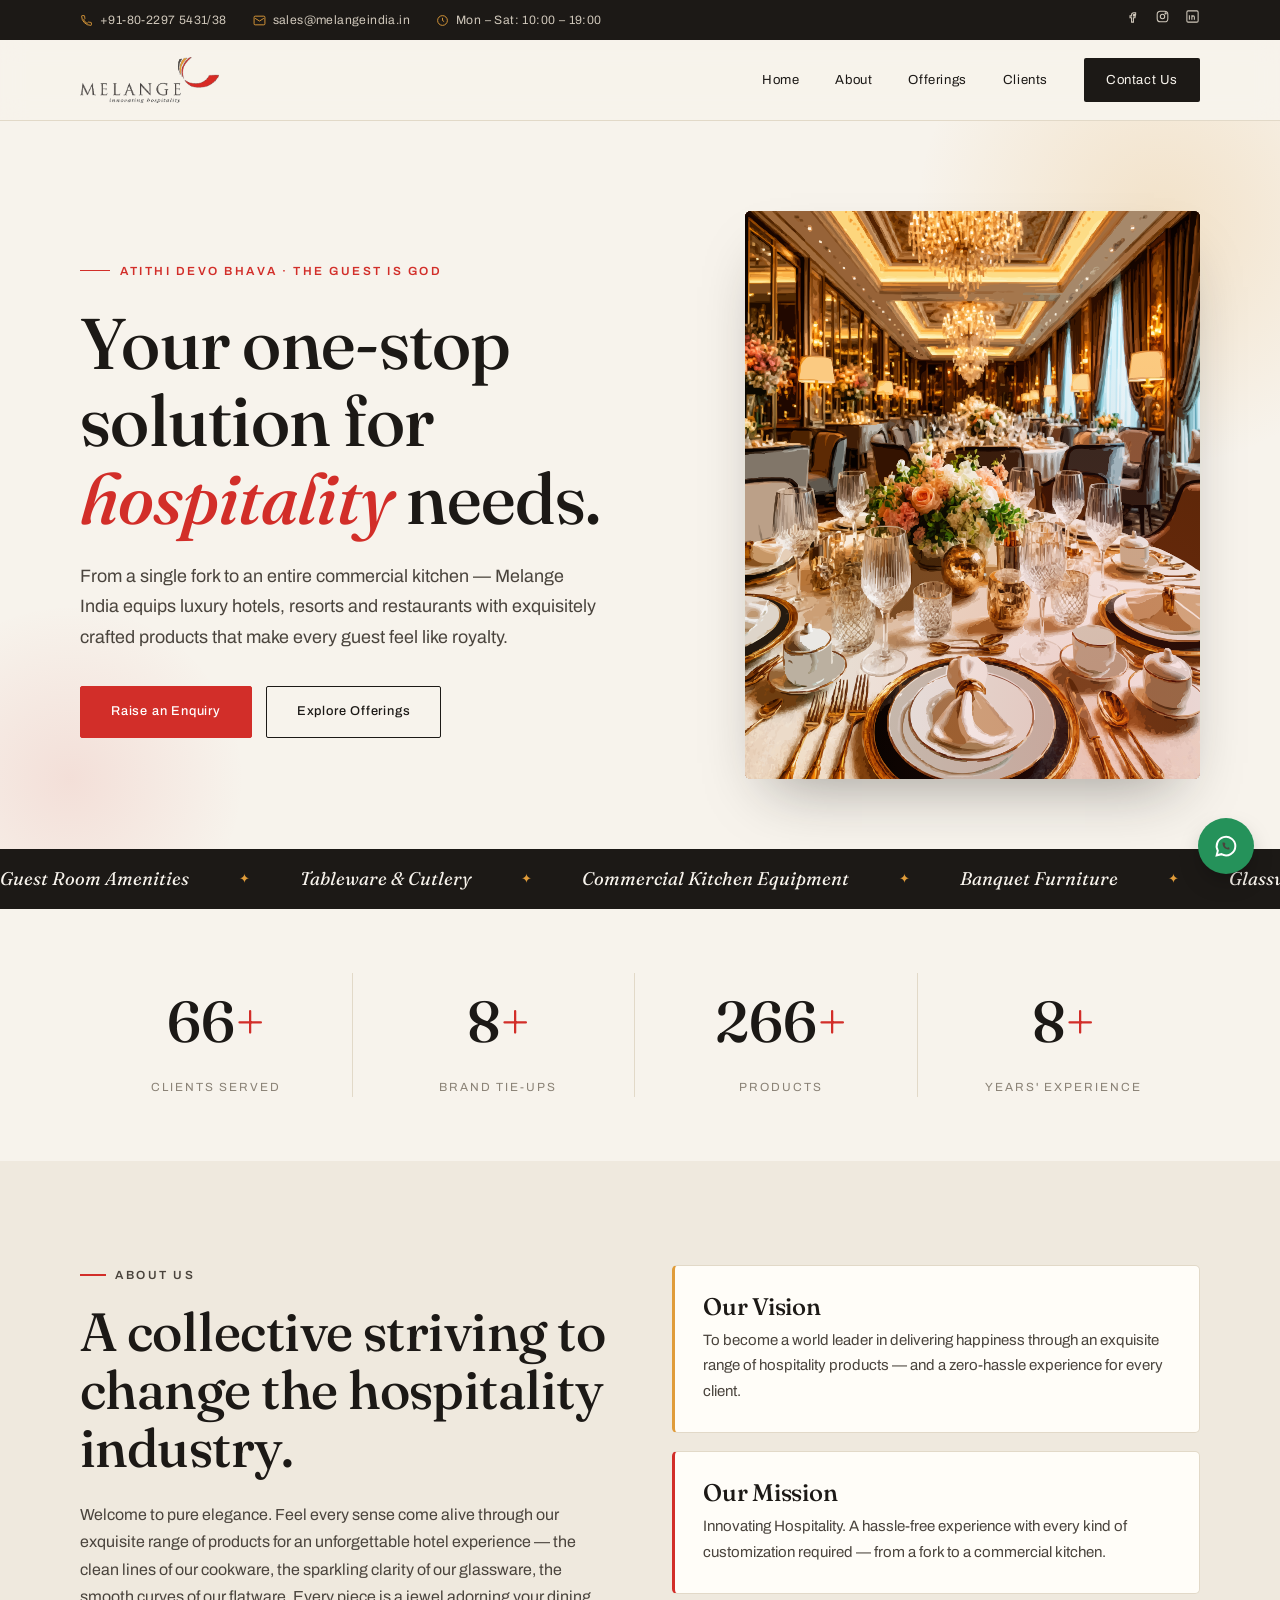
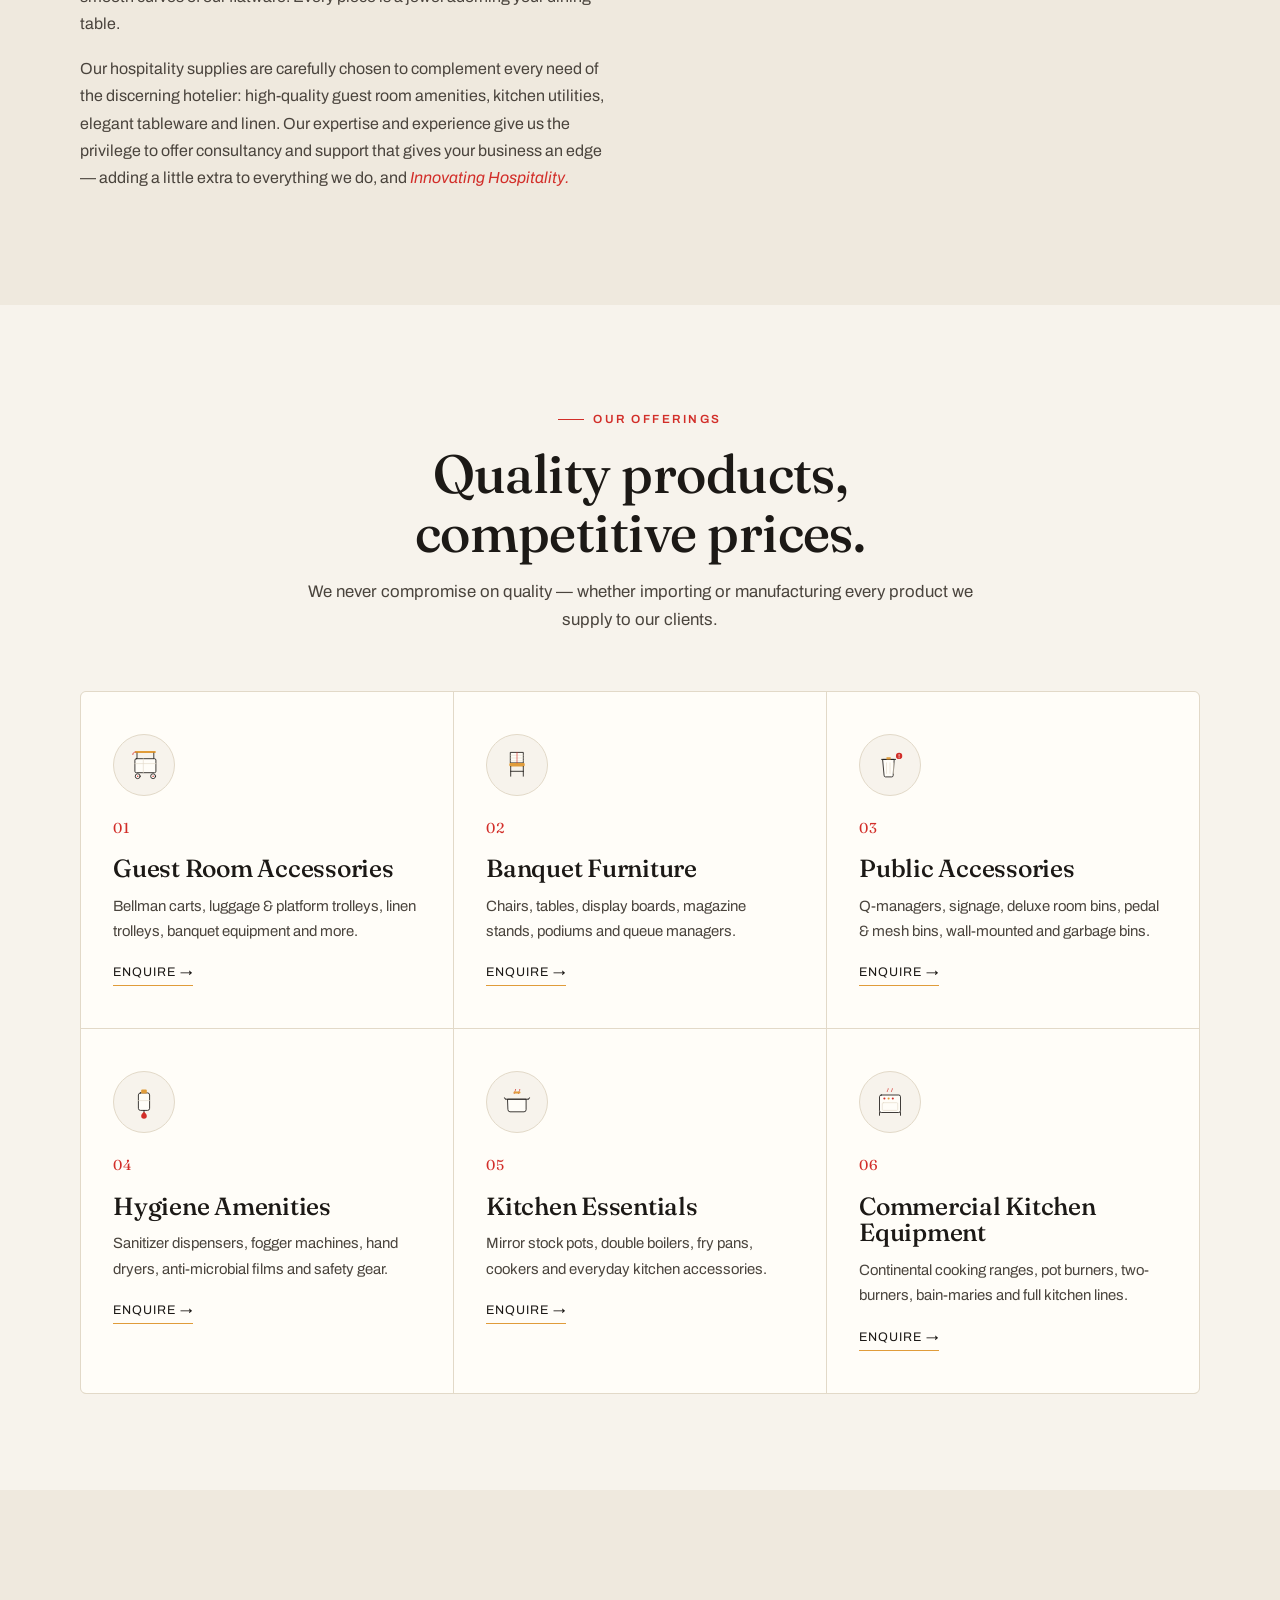
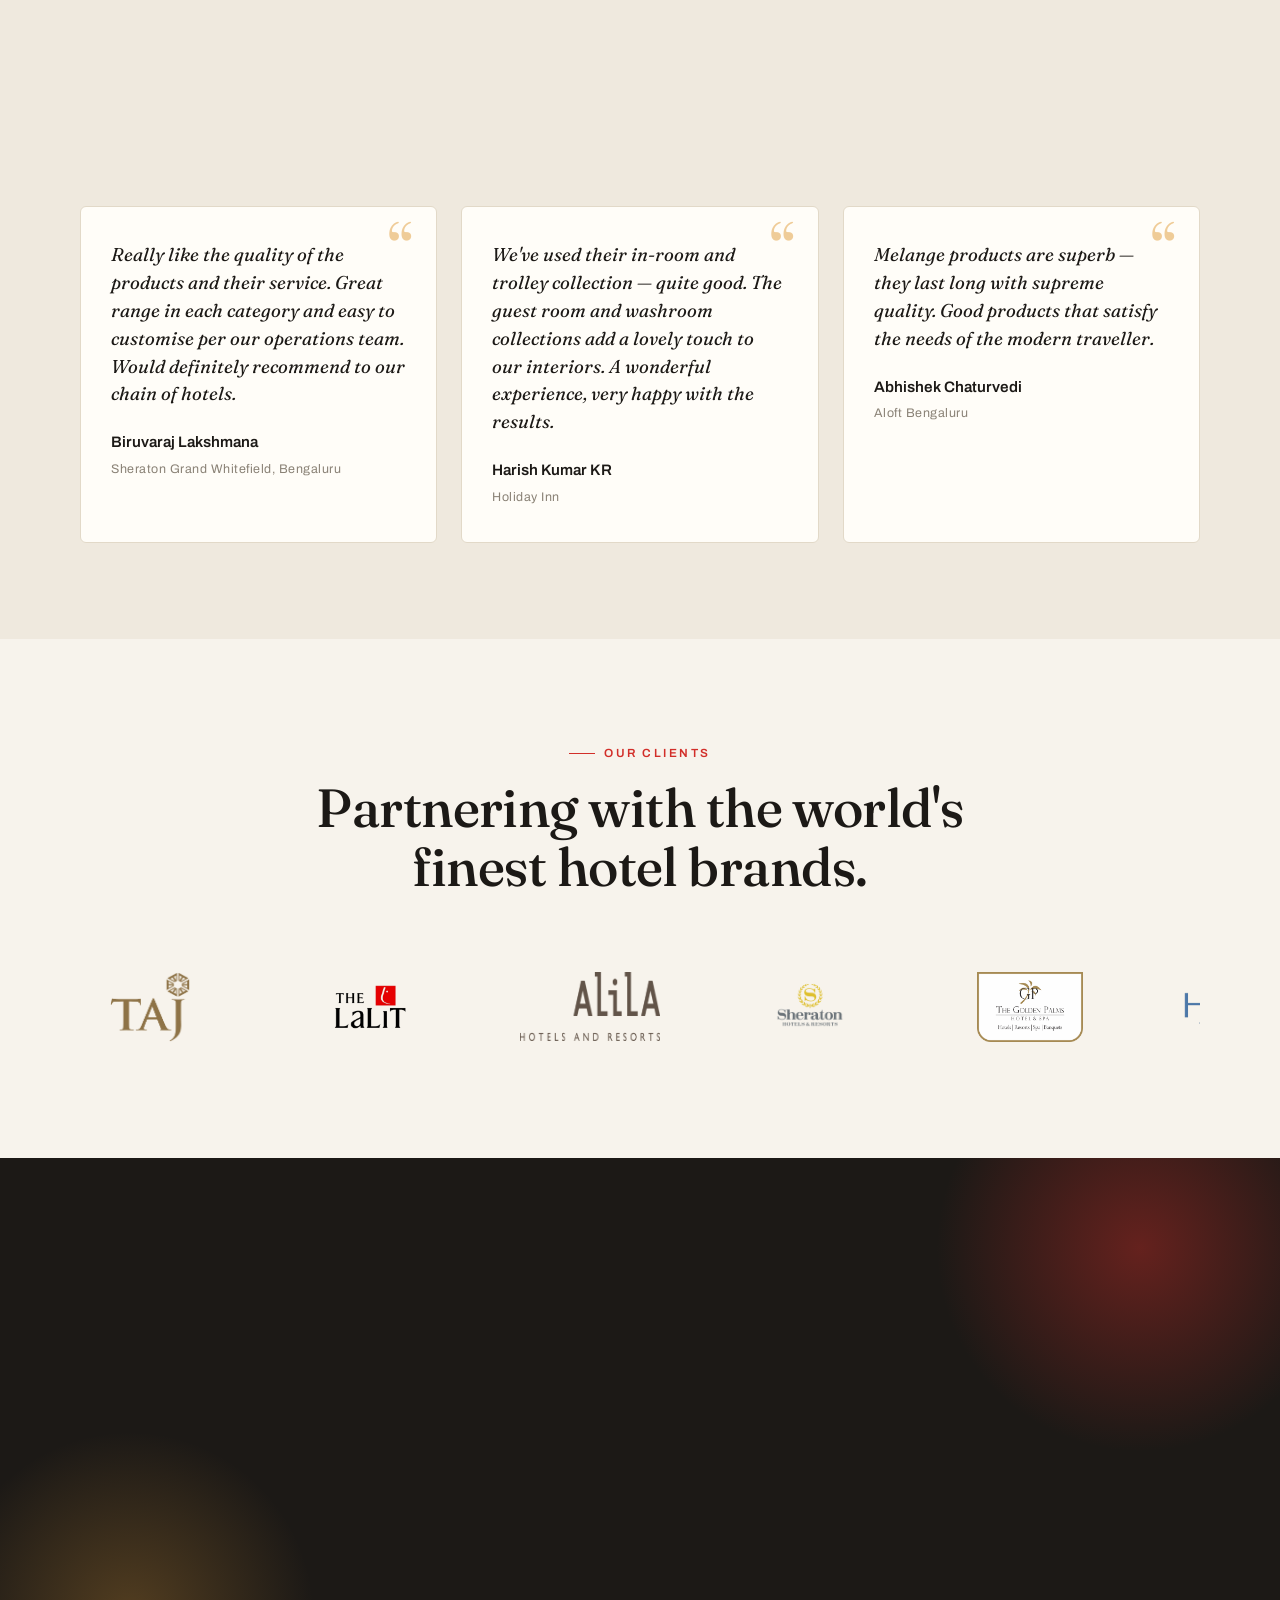
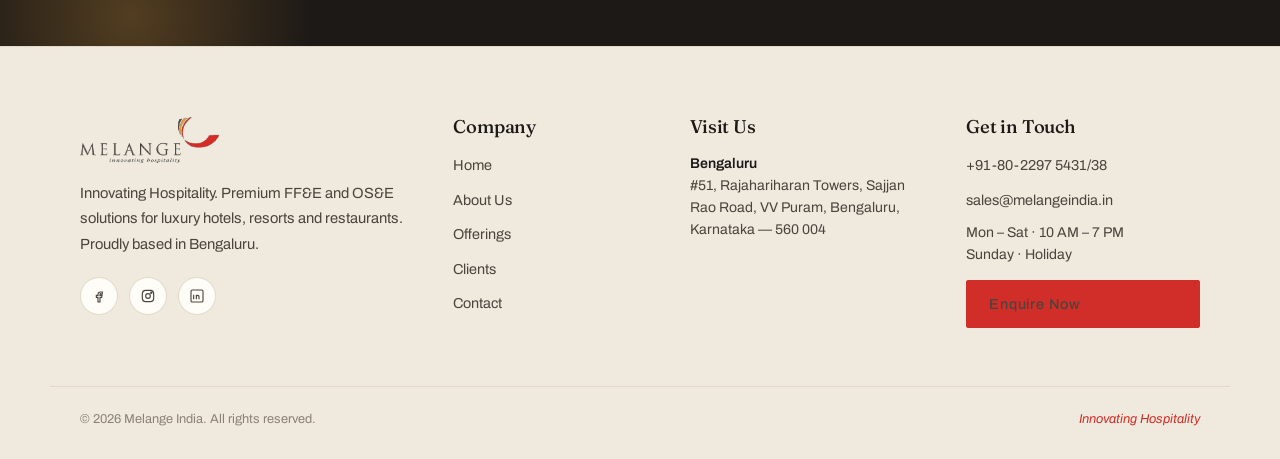
<file: index.html>
<!DOCTYPE html>
<html lang="en">
<head>
<meta charset="UTF-8">
<meta name="viewport" content="width=device-width, initial-scale=1.0">
<!-- ===== Google Analytics (GA4) =====
     Replace G-XXXXXXXXXX below with your own Measurement ID
     (Google Analytics ▸ Admin ▸ Data Streams ▸ your web stream). -->
<script async src="https://www.googletagmanager.com/gtag/js?id=G-XXXXXXXXXX"></script>
<script>
  window.dataLayer = window.dataLayer || [];
  function gtag(){dataLayer.push(arguments);}
  gtag('js', new Date());
  gtag('config', 'G-XXXXXXXXXX');
</script>
<!-- ===== End Google Analytics ===== -->
<title>Melange India — Innovating Hospitality</title>
<meta name="description" content="Your one-stop solution for hospitality needs. Melange India supplies premium FF&E and OS&E — cookware, tableware, guest amenities and commercial kitchen equipment — to luxury hotels, resorts and restaurants. Based in Bengaluru.">
<link rel="icon" type="image/png" href="assets/favicon.png">
<link rel="preconnect" href="https://fonts.googleapis.com">
<link rel="preconnect" href="https://fonts.gstatic.com" crossorigin>
<link href="https://fonts.googleapis.com/css2?family=Fraunces:ital,opsz,wght@0,9..144,400;0,9..144,500;0,9..144,600;1,9..144,400;1,9..144,500&family=Archivo:wght@400;500;600&display=swap" rel="stylesheet">
<link rel="stylesheet" href="styles.css">
</head>
<body>

<div class="topbar">
  <div class="wrap topbar-inner">
    <div class="topbar-contacts">
      <a href="tel:+918022975431"><svg viewBox="0 0 24 24"><path d="M6.62 10.79a15.05 15.05 0 0 0 6.59 6.59l2.2-2.2a1 1 0 0 1 1.02-.24 11.4 11.4 0 0 0 3.57.57 1 1 0 0 1 1 1V20a1 1 0 0 1-1 1A17 17 0 0 1 3 4a1 1 0 0 1 1-1h3.5a1 1 0 0 1 1 1 11.4 11.4 0 0 0 .57 3.57 1 1 0 0 1-.24 1.02z"/></svg>+91-80-2297 5431/38</a>
      <a href="mailto:sales@melangeindia.in"><svg viewBox="0 0 24 24"><path d="M4 4h16a2 2 0 0 1 2 2v12a2 2 0 0 1-2 2H4a2 2 0 0 1-2-2V6a2 2 0 0 1 2-2zm0 4 8 5 8-5"/></svg>sales@melangeindia.in</a>
      <span class="hours-pill"><svg viewBox="0 0 24 24"><circle cx="12" cy="12" r="9"/><path d="M12 7v5l3 2"/></svg>Mon – Sat: 10:00 – 19:00</span>
    </div>
    <div class="topbar-social">
      <a href="https://www.facebook.com/profile.php?id=61550828443979" aria-label="Facebook" target="_blank" rel="noopener"><svg viewBox="0 0 24 24"><path d="M14 9h3V6h-3c-2 0-3.5 1.5-3.5 3.5V11H8v3h2.5v7h3v-7H16l.5-3h-3v-1.5c0-.5.5-1 1.5-1z"/></svg></a>
      <a href="https://www.instagram.com/melange.india.in/" aria-label="Instagram" target="_blank" rel="noopener"><svg viewBox="0 0 24 24"><rect x="3.5" y="3.5" width="17" height="17" rx="5"/><circle cx="12" cy="12" r="3.5"/><circle cx="17" cy="7" r="1"/></svg></a>
      <a href="https://www.linkedin.com/company/melangeindia/" aria-label="LinkedIn" target="_blank" rel="noopener"><svg viewBox="0 0 24 24"><rect x="3" y="3" width="18" height="18" rx="2"/><path d="M7 10v7M7 7v.01M11 17v-4a2 2 0 0 1 4 0v4M11 10v7"/></svg></a>
    </div>
  </div>
</div>

<header class="nav" id="nav">
  <div class="wrap nav-inner">
    <a href="#home" class="brand">
      <img src="assets/logo-dark.png" alt="Melange India — Innovating Hospitality" id="brandLogo">
      <span class="brand-fallback">MELANGE<small>Innovating Hospitality</small></span>
    </a>
    <nav class="nav-links" id="navLinks">
      <a href="#home">Home</a>
      <a href="#about">About</a>
      <a href="#offerings">Offerings</a>
      <a href="#clients">Clients</a>
      <a href="contact.html" class="nav-cta">Contact Us</a>
    </nav>
    <button class="burger" id="burger" aria-label="Menu"><span></span><span></span><span></span></button>
  </div>
</header>

<!-- HERO -->
<section class="hero" id="home">
  <div class="wrap hero-inner">
    <div class="hero-copy">
      <span class="hero-eyebrow reveal">Atithi Devo Bhava · The Guest is God</span>
      <h1 class="reveal">Your one-stop solution for <em>hospitality</em> needs.</h1>
      <p class="hero-sub reveal">From a single fork to an entire commercial kitchen — Melange India equips luxury hotels, resorts and restaurants with exquisitely crafted products that make every guest feel like royalty.</p>
      <div class="hero-actions reveal">
        <a href="contact.html" class="btn btn-solid">Raise an Enquiry</a>
        <a href="#offerings" class="btn btn-line">Explore Offerings</a>
      </div>
    </div>
    <div class="hero-figure reveal">
      <div class="hero-badge"><div><b>20+</b><small>Years' Expertise</small></div></div>
      <div class="frame">
        <!-- Swap this src for a real photo later (keep the same class) -->
        <img class="frame-img" src="assets/illustrations/hero.svg" alt="Elegant table setting by Melange India">
      
      </div>
    </div>
  </div>
</section>

<!-- MARQUEE -->
<div class="strip" aria-hidden="true">
  <div class="strip-track">
    <span>Guest Room Amenities</span><span>Tableware &amp; Cutlery</span><span>Commercial Kitchen Equipment</span><span>Banquet Furniture</span><span>Glassware</span><span>Hygiene Amenities</span>
    <span>Guest Room Amenities</span><span>Tableware &amp; Cutlery</span><span>Commercial Kitchen Equipment</span><span>Banquet Furniture</span><span>Glassware</span><span>Hygiene Amenities</span>
  </div>
</div>

<!-- STATS -->
<div class="wrap">
  <div class="stats-grid">
    <div class="stat reveal"><div class="row"><span class="num" data-target="500">0</span><span class="plus">+</span></div><p>Clients Served</p></div>
    <div class="stat reveal"><div class="row"><span class="num" data-target="40">0</span><span class="plus">+</span></div><p>Brand Tie-ups</p></div>
    <div class="stat reveal"><div class="row"><span class="num" data-target="2000">0</span><span class="plus">+</span></div><p>Products</p></div>
    <div class="stat reveal"><div class="row"><span class="num" data-target="20">0</span><span class="plus">+</span></div><p>Years' Experience</p></div>
  </div>
</div>

<!-- ABOUT -->
<section class="about" id="about">
  <div class="wrap about-grid">
    <div class="about-copy">
      <p class="section-tag reveal">About Us</p>
      <h2 class="reveal">A collective striving to change the hospitality industry.</h2>
      <p class="reveal">Welcome to pure elegance. Feel every sense come alive through our exquisite range of products for an unforgettable hotel experience — the clean lines of our cookware, the sparkling clarity of our glassware, the smooth curves of our flatware. Every piece is a jewel adorning your dining table.</p>
      <p class="reveal">Our hospitality supplies are carefully chosen to complement every need of the discerning hotelier: high-quality guest room amenities, kitchen utilities, elegant tableware and linen. Our expertise and experience give us the privilege to offer consultancy and support that gives your business an edge — adding a little extra to everything we do, and <em>Innovating Hospitality.</em></p>
    </div>
    <div class="vm reveal">
      <div class="vm-card">
        <h3>Our Vision</h3>
        <p>To become a world leader in delivering happiness through an exquisite range of hospitality products — and a zero-hassle experience for every client.</p>
      </div>
      <div class="vm-card">
        <h3>Our Mission</h3>
        <p>Innovating Hospitality. A hassle-free experience with every kind of customization required — from a fork to a commercial kitchen.</p>
      </div>
    </div>
  </div>
</section>

<!-- OFFERINGS -->
<section class="offerings" id="offerings">
  <div class="wrap">
    <div class="sec-head reveal">
      <p class="section-tag">Our Offerings</p>
      <h2>Quality products, competitive prices.</h2>
      <p class="sec-lead">We never compromise on quality — whether importing or manufacturing every product we supply to our clients.</p>
    </div>
    <div class="offer-grid">
      <article class="offer reveal"><div class="offer-img"><img src="assets/illustrations/01-guestroom.svg" alt="Guest room accessories"></div><span class="onum">01</span><h3>Guest Room Accessories</h3><p>Bellman carts, luggage &amp; platform trolleys, linen trolleys, banquet equipment and more.</p><a href="contact.html" class="more">Enquire →</a></article>
      <article class="offer reveal"><div class="offer-img"><img src="assets/illustrations/02-banquet.svg" alt="Banquet furniture"></div><span class="onum">02</span><h3>Banquet Furniture</h3><p>Chairs, tables, display boards, magazine stands, podiums and queue managers.</p><a href="contact.html" class="more">Enquire →</a></article>
      <article class="offer reveal"><div class="offer-img"><img src="assets/illustrations/03-public.svg" alt="Public accessories"></div><span class="onum">03</span><h3>Public Accessories</h3><p>Q-managers, signage, deluxe room bins, pedal &amp; mesh bins, wall-mounted and garbage bins.</p><a href="contact.html" class="more">Enquire →</a></article>
      <article class="offer reveal"><div class="offer-img"><img src="assets/illustrations/04-hygiene.svg" alt="Hygiene amenities"></div><span class="onum">04</span><h3>Hygiene Amenities</h3><p>Sanitizer dispensers, fogger machines, hand dryers, anti-microbial films and safety gear.</p><a href="contact.html" class="more">Enquire →</a></article>
      <article class="offer reveal"><div class="offer-img"><img src="assets/illustrations/05-kitchen.svg" alt="Kitchen essentials"></div><span class="onum">05</span><h3>Kitchen Essentials</h3><p>Mirror stock pots, double boilers, fry pans, cookers and everyday kitchen accessories.</p><a href="contact.html" class="more">Enquire →</a></article>
      <article class="offer reveal"><div class="offer-img"><img src="assets/illustrations/06-commercial.svg" alt="Commercial kitchen equipment"></div><span class="onum">06</span><h3>Commercial Kitchen Equipment</h3><p>Continental cooking ranges, pot burners, two-burners, bain-maries and full kitchen lines.</p><a href="contact.html" class="more">Enquire →</a></article>
    </div>
  </div>
</section>

<!-- TESTIMONIALS -->
<section class="testi">
  <div class="wrap">
    <div class="sec-head reveal"><p class="section-tag">Happy Clients</p><h2>Trusted by the names that define hospitality.</h2></div>
    <div class="testi-grid">
      <blockquote class="reveal"><p>Really like the quality of the products and their service. Great range in each category and easy to customise per our operations team. Would definitely recommend to our chain of hotels.</p><footer>Biruvaraj Lakshmana<span>Sheraton Grand Whitefield, Bengaluru</span></footer></blockquote>
      <blockquote class="reveal"><p>We've used their in-room and trolley collection — quite good. The guest room and washroom collections add a lovely touch to our interiors. A wonderful experience, very happy with the results.</p><footer>Harish Kumar KR<span>Holiday Inn</span></footer></blockquote>
      <blockquote class="reveal"><p>Melange products are superb — they last long with supreme quality. Good products that satisfy the needs of the modern traveller.</p><footer>Abhishek Chaturvedi<span>Aloft Bengaluru</span></footer></blockquote>
    </div>
  </div>
</section>

<!-- CLIENTS -->
<section class="clients" id="clients">
  <div class="wrap">

    <div class="sec-head reveal">
      <p class="section-tag">Our Clients</p>
      <h2>Partnering with the world's finest hotel brands.</h2>
    </div>

    <div class="client-strip">
      <div class="client-track">

        <img src="assets/Clients Logo/taj.png" alt="Taj">
        <img src="assets/Clients Logo/lalit.png" alt="The Lalit">
        <img src="assets/Clients Logo/alila.png" alt="Alila">
        <img src="assets/Clients Logo/sheraton.png" alt="Sheraton">
        <img src="assets/Clients Logo/gp.png" alt="Golden Palms">
        <img src="assets/Clients Logo/hayat.png" alt="Hayat">
        <img src="assets/Clients Logo/hilton.png" alt="Hilton">
        <img src="assets/Clients Logo/itc.png" alt="ITC">
        <img src="assets/Clients Logo/marriott.png" alt="Marriott">
        <img src="assets/Clients Logo/meridien.png" alt="Meridien">
        <img src="assets/Clients Logo/oberoi.png" alt="Oberoi">
        <img src="assets/Clients Logo/radisson.png" alt="Radisson">
        <img src="assets/Clients Logo/ritz.png" alt="Ritz">
        <img src="assets/Clients Logo/royal.png" alt="Royal Orchid">
        <img src="assets/Clients Logo/seasons.png" alt="Four Seasons">
        <img src="assets/Clients Logo/shangri.png" alt="Shangri La">
        <img src="assets/Clients Logo/zuri.png" alt="Zuri">

        <!-- Repeat logos for smooth infinite scrolling -->

        <img src="assets/Clients Logo/taj.png" alt="Taj">
        <img src="assets/Clients Logo/lalit.png" alt="The Lalit">
        <img src="assets/Clients Logo/alila.png" alt="Alila">
        <img src="assets/Clients Logo/sheraton.png" alt="Sheraton">
        <img src="assets/Clients Logo/gp.png" alt="Golden Palms">
        <img src="assets/Clients Logo/hayat.png" alt="Hayat">
        <img src="assets/Clients Logo/hilton.png" alt="Hilton">
        <img src="assets/Clients Logo/itc.png" alt="ITC">
        <img src="assets/Clients Logo/marriott.png" alt="Marriott">
        <img src="assets/Clients Logo/meridien.png" alt="Meridien">
        <img src="assets/Clients Logo/oberoi.png" alt="Oberoi">
        <img src="assets/Clients Logo/radisson.png" alt="Radisson">
        <img src="assets/Clients Logo/ritz.png" alt="Ritz">
        <img src="assets/Clients Logo/royal.png" alt="Royal Orchid">
        <img src="assets/Clients Logo/seasons.png" alt="Four Seasons">
        <img src="assets/Clients Logo/shangri.png" alt="Shangri La">
        <img src="assets/Clients Logo/zuri.png" alt="Zuri">

      </div>
    </div>

  </div>
</section>

<!-- CTA -->
<section class="cta-band">
  <div class="wrap cta-inner reveal">
    <div>
      <p class="section-tag">Setting up a new hotel?</p>
      <h2>End-to-end solutions, from scratch to opening day.</h2>
      <p>Melange India specialises in setting up hotels of every scale. Get in touch today to discuss your project.</p>
    </div>
    <a href="contact.html" class="btn btn-solid">Start a Conversation</a>
  </div>
</section>

<!-- FOOTER -->
<footer class="footer">
  <div class="wrap footer-grid">
    <div class="foot-brand">
      <img src="assets/logo-dark.png" alt="Melange India" class="foot-logo">
      <span class="brand-fallback foot-fallback">MELANGE</span>
      <p>Innovating Hospitality. Premium FF&E and OS&E solutions for luxury hotels, resorts and restaurants. Proudly based in Bengaluru.</p>
      <div class="foot-social">
        <a href="https://www.facebook.com/profile.php?id=61550828443979" target="_blank" rel="noopener" aria-label="Facebook"><svg viewBox="0 0 24 24"><path d="M14 9h3V6h-3c-2 0-3.5 1.5-3.5 3.5V11H8v3h2.5v7h3v-7H16l.5-3h-3v-1.5c0-.5.5-1 1.5-1z"/></svg></a>
        <a href="https://www.instagram.com/_melange_india/" target="_blank" rel="noopener" aria-label="Instagram"><svg viewBox="0 0 24 24"><rect x="3.5" y="3.5" width="17" height="17" rx="5"/><circle cx="12" cy="12" r="3.5"/><circle cx="17" cy="7" r="1"/></svg></a>
        <a href="https://www.linkedin.com/company/melangeindia/" target="_blank" rel="noopener" aria-label="LinkedIn"><svg viewBox="0 0 24 24"><rect x="3" y="3" width="18" height="18" rx="2"/><path d="M7 10v7M7 7v.01M11 17v-4a2 2 0 0 1 4 0v4M11 10v7"/></svg></a>
      </div>
    </div>
    <div class="foot-col"><h4>Company</h4><a href="#home">Home</a><a href="#about">About Us</a><a href="#offerings">Offerings</a><a href="#clients">Clients</a><a href="contact.html">Contact</a></div>
    <div class="foot-col"><h4>Visit Us</h4><p class="foot-addr"><strong>Bengaluru</strong><br>#51, Rajahariharan Towers, Sajjan Rao Road, VV Puram, Bengaluru, Karnataka — 560 004</p></div>
    <div class="foot-col"><h4>Get in Touch</h4><a href="tel:+918022975431">+91-80-2297 5431/38</a><a href="mailto:sales@melangeindia.in">sales@melangeindia.in</a><p class="foot-addr">Mon – Sat · 10 AM – 7 PM<br>Sunday · Holiday</p><a href="contact.html" class="btn btn-solid btn-sm">Enquire Now</a></div>
  </div>
  <div class="wrap foot-bottom"><span>© <span id="yr"></span> Melange India. All rights reserved.</span><span><em>Innovating Hospitality</em></span></div>
</footer>

<a href="https://wa.me/919611198284" class="wa-float" target="_blank" rel="noopener" aria-label="WhatsApp us"><svg viewBox="0 0 24 24"><path d="M20 12a8 8 0 0 1-11.9 7L4 20l1-4a8 8 0 1 1 15-4z"/><path d="M9 9c0 4 2 6 6 6 0-1 0-1.5-.5-2l-1.5.5c-1-.5-1.5-1-2-2l.5-1.5c-.5-.5-.5-1-2-1z" fill="currentColor" stroke="none"/></svg></a>

<script src="main.js"></script>
</body>
</html>
</file>
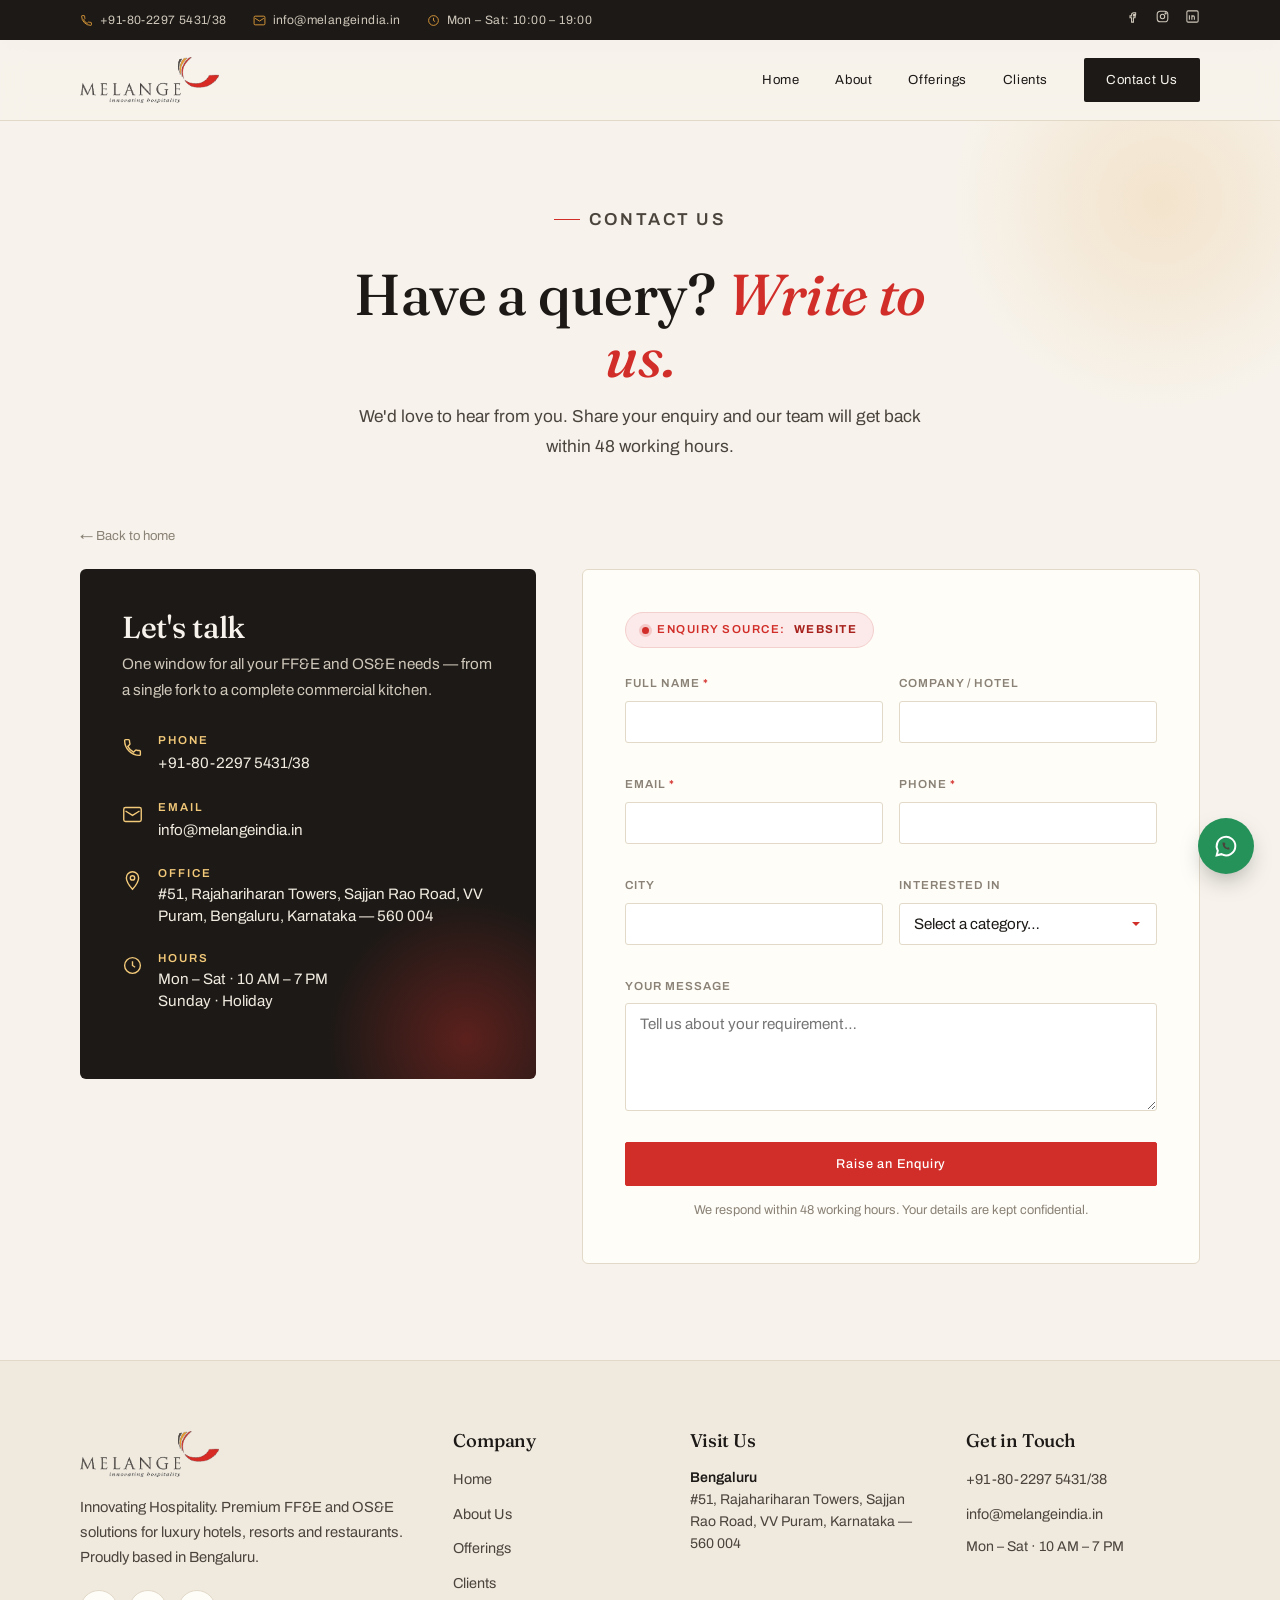
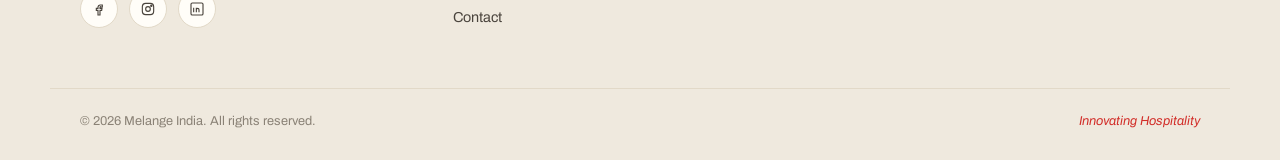
<file: contact.html>
<!DOCTYPE html>
<html lang="en">
<head>
<meta charset="UTF-8">
<meta name="viewport" content="width=device-width, initial-scale=1.0">
<!-- ===== Google Analytics (GA4) =====
     Replace G-XXXXXXXXXX below with your own Measurement ID
     (Google Analytics ▸ Admin ▸ Data Streams ▸ your web stream).
     A 'generate_lead' event also fires on successful form submit (see contact.js). -->
<script async src="https://www.googletagmanager.com/gtag/js?id=G-XXXXXXXXXX"></script>
<script>
  window.dataLayer = window.dataLayer || [];
  function gtag(){dataLayer.push(arguments);}
  gtag('js', new Date());
  gtag('config', 'G-XXXXXXXXXX');
</script>
<!-- ===== End Google Analytics ===== -->
<title>Contact Us — Melange India</title>
<meta name="description" content="Get in touch with Melange India for end-to-end hospitality FF&E and OS&E solutions. Based in Bengaluru. Raise an enquiry and our team will respond within 48 working hours.">
<link rel="icon" type="image/png" href="assets/favicon.png">
<link rel="preconnect" href="https://fonts.googleapis.com">
<link rel="preconnect" href="https://fonts.gstatic.com" crossorigin>
<link href="https://fonts.googleapis.com/css2?family=Fraunces:ital,opsz,wght@0,9..144,400;0,9..144,500;0,9..144,600;1,9..144,400;1,9..144,500&family=Archivo:wght@400;500;600&display=swap" rel="stylesheet">
<link rel="stylesheet" href="styles.css">
<style>
  .lead-hero{position:relative;padding:80px 0 60px;overflow:hidden;text-align:center}
  .lead-hero::before{content:"";position:absolute;top:-160px;right:-120px;width:480px;height:480px;border-radius:50%;background:radial-gradient(circle,rgba(224,156,58,.18),transparent 62%)}
  .lead-hero-inner{position:relative;z-index:2;max-width:660px;margin:0 auto}
  .lead-hero .section-tag{justify-content:center}
  .lead-hero h1{font-size:clamp(2.3rem,5vw,3.6rem);margin:14px 0}
  .lead-hero p{color:var(--ink-2);font-size:1.08rem}
  .lead-wrap{display:grid;grid-template-columns:.85fr 1.15fr;gap:46px;padding:10px 0 96px;align-items:start}
  .info-card{background:var(--ink);color:var(--paper);border-radius:6px;padding:42px;position:sticky;top:108px;overflow:hidden}
  .info-card::after{content:"";position:absolute;bottom:-120px;right:-90px;width:320px;height:320px;border-radius:50%;background:radial-gradient(circle,rgba(210,46,41,.35),transparent 62%)}
  .info-card>*{position:relative;z-index:2}
  .info-card h2{color:var(--paper);font-size:1.9rem;margin-bottom:8px}
  .info-card>p{color:#cfc7ba;margin-bottom:30px;font-size:.95rem}
  .info-item{display:flex;gap:15px;margin-bottom:24px}
  .info-item svg{width:21px;height:21px;flex-shrink:0;fill:none;stroke:var(--amber-soft);stroke-width:1.6;margin-top:3px}
  .info-item h4{color:var(--amber-soft);font-size:.72rem;letter-spacing:2px;text-transform:uppercase;margin-bottom:3px;font-family:var(--sans);font-weight:600}
  .info-item p,.info-item a{color:#f1ebe0;font-size:.95rem;line-height:1.5}
  .info-item a:hover{color:var(--amber-soft)}
  .form-card{background:var(--card);border:1px solid var(--line);border-radius:6px;padding:42px}
  .source-badge{display:inline-flex;align-items:center;gap:8px;font-size:.72rem;letter-spacing:1.5px;text-transform:uppercase;color:var(--red);background:#fbeae9;border:1px solid #f3cfcd;border-radius:30px;padding:7px 16px;margin-bottom:26px;font-weight:600}
  .source-badge b{color:var(--red-deep)}
  .source-badge .dot{width:7px;height:7px;border-radius:50%;background:var(--red);box-shadow:0 0 0 3px rgba(210,46,41,.18)}
  .fgrid{display:grid;grid-template-columns:1fr 1fr;gap:16px}
  .field{margin-bottom:16px}
  .field.full{grid-column:1/-1}
  label{display:block;font-size:.73rem;letter-spacing:1px;text-transform:uppercase;color:var(--muted);margin-bottom:7px;font-weight:600}
  label .req{color:var(--red)}
  input,select,textarea{width:100%;background:#fff;border:1px solid var(--line);border-radius:3px;color:var(--ink);padding:12px 14px;font-family:var(--sans);font-size:.95rem;transition:border-color .25s,box-shadow .25s}
  input:focus,select:focus,textarea:focus{outline:none;border-color:var(--red);box-shadow:0 0 0 3px rgba(210,46,41,.1)}
  textarea{resize:vertical;min-height:108px}
  select{appearance:none;background-image:url("data:image/svg+xml,%3Csvg xmlns='http://www.w3.org/2000/svg' width='12' height='12' fill='%23d22e29'%3E%3Cpath d='M2 4l4 4 4-4'/%3E%3C/svg%3E");background-repeat:no-repeat;background-position:right 14px center}
  .form-card .btn{width:100%;margin-top:6px}
  .form-note{font-size:.8rem;color:var(--muted);text-align:center;margin-top:14px}
  .form-msg{display:none;padding:15px;border-radius:4px;margin-bottom:20px;font-size:.92rem}
  .form-msg.ok{display:block;background:#e8f5ee;border:1px solid #b6dcc5;color:#1f7a47}
  .form-msg.err{display:block;background:#fbeae9;border:1px solid #f3cfcd;color:var(--red-deep)}
  .back-home{display:inline-flex;align-items:center;gap:7px;color:var(--muted);font-size:.82rem;margin-bottom:12px}
  .back-home:hover{color:var(--red)}
  @media(max-width:920px){.lead-wrap{grid-template-columns:1fr;gap:30px}.info-card{position:static}}
  @media(max-width:540px){.fgrid{grid-template-columns:1fr}}
</style>
</head>
<body>

<div class="topbar">
  <div class="wrap topbar-inner">
    <div class="topbar-contacts">
      <a href="tel:+918022975431"><svg viewBox="0 0 24 24"><path d="M6.62 10.79a15.05 15.05 0 0 0 6.59 6.59l2.2-2.2a1 1 0 0 1 1.02-.24 11.4 11.4 0 0 0 3.57.57 1 1 0 0 1 1 1V20a1 1 0 0 1-1 1A17 17 0 0 1 3 4a1 1 0 0 1 1-1h3.5a1 1 0 0 1 1 1 11.4 11.4 0 0 0 .57 3.57 1 1 0 0 1-.24 1.02z"/></svg>+91-80-2297 5431/38</a>
      <a href="mailto:sales@melangeindia.in"><svg viewBox="0 0 24 24"><path d="M4 4h16a2 2 0 0 1 2 2v12a2 2 0 0 1-2 2H4a2 2 0 0 1-2-2V6a2 2 0 0 1 2-2zm0 4 8 5 8-5"/></svg>info@melangeindia.in</a>
      <span class="hours-pill"><svg viewBox="0 0 24 24"><circle cx="12" cy="12" r="9"/><path d="M12 7v5l3 2"/></svg>Mon – Sat: 10:00 – 19:00</span>
    </div>
    <div class="topbar-social">
      <a href="https://www.facebook.com/profile.php?id=61550828443979" aria-label="Facebook" target="_blank" rel="noopener"><svg viewBox="0 0 24 24"><path d="M14 9h3V6h-3c-2 0-3.5 1.5-3.5 3.5V11H8v3h2.5v7h3v-7H16l.5-3h-3v-1.5c0-.5.5-1 1.5-1z"/></svg></a>
      <a href="https://www.instagram.com/_melange_india/" aria-label="Instagram" target="_blank" rel="noopener"><svg viewBox="0 0 24 24"><rect x="3.5" y="3.5" width="17" height="17" rx="5"/><circle cx="12" cy="12" r="3.5"/><circle cx="17" cy="7" r="1"/></svg></a>
      <a href="https://www.linkedin.com/company/melangeindia/" aria-label="LinkedIn" target="_blank" rel="noopener"><svg viewBox="0 0 24 24"><rect x="3" y="3" width="18" height="18" rx="2"/><path d="M7 10v7M7 7v.01M11 17v-4a2 2 0 0 1 4 0v4M11 10v7"/></svg></a>
    </div>
  </div>
</div>

<header class="nav" id="nav">
  <div class="wrap nav-inner">
    <a href="index.html" class="brand">
      <img src="assets/logo-dark.png" alt="Melange India — Innovating Hospitality" id="brandLogo">
      <span class="brand-fallback">MELANGE<small>Innovating Hospitality</small></span>
    </a>
    <nav class="nav-links" id="navLinks">
      <a href="index.html#home">Home</a>
      <a href="index.html#about">About</a>
      <a href="index.html#offerings">Offerings</a>
      <a href="index.html#clients">Clients</a>
      <a href="contact.html" class="nav-cta">Contact Us</a>
    </nav>
    <button class="burger" id="burger" aria-label="Menu"><span></span><span></span><span></span></button>
  </div>
</header>

<section class="lead-hero">
  <div class="wrap lead-hero-inner">
    <p class="section-tag">Contact Us</p>
    <h1>Have a query? <em>Write to us.</em></h1>
    <p>We'd love to hear from you. Share your enquiry and our team will get back within 48 working hours.</p>
  </div>
</section>

<div class="wrap">
  <a href="index.html" class="back-home">← Back to home</a>
  <div class="lead-wrap">
    <aside class="info-card">
      <h2>Let's talk</h2>
      <p>One window for all your FF&E and OS&E needs — from a single fork to a complete commercial kitchen.</p>
      <div class="info-item"><svg viewBox="0 0 24 24"><path d="M6.62 10.79a15.05 15.05 0 0 0 6.59 6.59l2.2-2.2a1 1 0 0 1 1.02-.24 11.4 11.4 0 0 0 3.57.57 1 1 0 0 1 1 1V20a1 1 0 0 1-1 1A17 17 0 0 1 3 4a1 1 0 0 1 1-1h3.5a1 1 0 0 1 1 1 11.4 11.4 0 0 0 .57 3.57 1 1 0 0 1-.24 1.02z"/></svg><div><h4>Phone</h4><a href="tel:+918022975431">+91-80-2297 5431/38</a></div></div>
      <div class="info-item"><svg viewBox="0 0 24 24"><path d="M4 4h16a2 2 0 0 1 2 2v12a2 2 0 0 1-2 2H4a2 2 0 0 1-2-2V6a2 2 0 0 1 2-2zm0 4 8 5 8-5"/></svg><div><h4>Email</h4><a href="mailto:info@melangeindia.in">info@melangeindia.in</a></div></div>
      <div class="info-item"><svg viewBox="0 0 24 24"><path d="M12 2a7 7 0 0 0-7 7c0 5 7 13 7 13s7-8 7-13a7 7 0 0 0-7-7z"/><circle cx="12" cy="9" r="2.5"/></svg><div><h4>Office</h4><p>#51, Rajahariharan Towers, Sajjan Rao Road, VV Puram, Bengaluru, Karnataka — 560 004</p></div></div>
      <div class="info-item"><svg viewBox="0 0 24 24"><circle cx="12" cy="12" r="9"/><path d="M12 7v5l3 2"/></svg><div><h4>Hours</h4><p>Mon – Sat · 10 AM – 7 PM<br>Sunday · Holiday</p></div></div>
    </aside>

    <div class="form-card">
      <div class="source-badge"><span class="dot"></span>Enquiry source: <b id="sourceLabel">Website</b></div>
      <div class="form-msg" id="formMsg"></div>
      <form id="leadForm">
        <div class="fgrid">
          <div class="field"><label>Full Name <span class="req">*</span></label><input type="text" name="name" required></div>
          <div class="field"><label>Company / Hotel</label><input type="text" name="company"></div>
          <div class="field"><label>Email <span class="req">*</span></label><input type="email" name="email" required></div>
          <div class="field"><label>Phone <span class="req">*</span></label><input type="tel" name="phone" required></div>
          <div class="field"><label>City</label><input type="text" name="city"></div>
          <div class="field"><label>Interested In</label>
            <select name="interest">
              <option value="">Select a category…</option>
              <option>Guest Room Accessories</option>
              <option>Banquet Furniture</option>
              <option>Public Accessories</option>
              <option>Hygiene Amenities</option>
              <option>Kitchen Essentials</option>
              <option>Commercial Kitchen Equipment</option>
              <option>Complete Hotel Setup (Turnkey)</option>
              <option>Other</option>
            </select>
          </div>
          <div class="field full"><label>Your Message</label><textarea name="message" placeholder="Tell us about your requirement…"></textarea></div>
        </div>
        <input type="hidden" name="source" id="sourceField" value="website">
        <input type="hidden" name="page_url" id="pageUrlField">
        <input type="text" name="_gotcha" style="display:none" tabindex="-1" autocomplete="off">
        <button type="submit" class="btn btn-solid" id="submitBtn">Raise an Enquiry</button>
        <p class="form-note">We respond within 48 working hours. Your details are kept confidential.</p>
      </form>
    </div>
  </div>
</div>

<footer class="footer">
  <div class="wrap footer-grid">
    <div class="foot-brand">
      <img src="assets/logo-dark.png" alt="Melange India" class="foot-logo">
      <span class="brand-fallback foot-fallback">MELANGE</span>
      <p>Innovating Hospitality. Premium FF&E and OS&E solutions for luxury hotels, resorts and restaurants. Proudly based in Bengaluru.</p>
      <div class="foot-social">
        <a href="https://www.facebook.com/profile.php?id=61550828443979" target="_blank" rel="noopener" aria-label="Facebook"><svg viewBox="0 0 24 24"><path d="M14 9h3V6h-3c-2 0-3.5 1.5-3.5 3.5V11H8v3h2.5v7h3v-7H16l.5-3h-3v-1.5c0-.5.5-1 1.5-1z"/></svg></a>
        <a href="https://www.instagram.com/_melange_india/" target="_blank" rel="noopener" aria-label="Instagram"><svg viewBox="0 0 24 24"><rect x="3.5" y="3.5" width="17" height="17" rx="5"/><circle cx="12" cy="12" r="3.5"/><circle cx="17" cy="7" r="1"/></svg></a>
        <a href="https://www.linkedin.com/company/melangeindia/" target="_blank" rel="noopener" aria-label="LinkedIn"><svg viewBox="0 0 24 24"><rect x="3" y="3" width="18" height="18" rx="2"/><path d="M7 10v7M7 7v.01M11 17v-4a2 2 0 0 1 4 0v4M11 10v7"/></svg></a>
      </div>
    </div>
    <div class="foot-col"><h4>Company</h4><a href="index.html#home">Home</a><a href="index.html#about">About Us</a><a href="index.html#offerings">Offerings</a><a href="index.html#clients">Clients</a><a href="contact.html">Contact</a></div>
    <div class="foot-col"><h4>Visit Us</h4><p class="foot-addr"><strong>Bengaluru</strong><br>#51, Rajahariharan Towers, Sajjan Rao Road, VV Puram, Karnataka — 560 004</p></div>
    <div class="foot-col"><h4>Get in Touch</h4><a href="tel:+918022975431">+91-80-2297 5431/38</a><a href="mailto:sales@melangeindia.in">info@melangeindia.in</a><p class="foot-addr">Mon – Sat · 10 AM – 7 PM</p></div>
  </div>
  <div class="wrap foot-bottom"><span>© <span id="yr"></span> Melange India. All rights reserved.</span><span><em>Innovating Hospitality</em></span></div>
</footer>

<a href="https://wa.me/919611198284" class="wa-float" target="_blank" rel="noopener" aria-label="WhatsApp us"><svg viewBox="0 0 24 24"><path d="M20 12a8 8 0 0 1-11.9 7L4 20l1-4a8 8 0 1 1 15-4z"/><path d="M9 9c0 4 2 6 6 6 0-1 0-1.5-.5-2l-1.5.5c-1-.5-1.5-1-2-2l.5-1.5c-.5-.5-.5-1-2-1z" fill="currentColor" stroke="none"/></svg></a>

<script src="main.js"></script>
<script src="contact.js"></script>
</body>
</html>
</file>
<file: styles.css>
:root{
  --paper:#f7f3ec;
  --paper-2:#efe9de;
  --card:#fffdf8;
  --ink:#1c1916;
  --ink-2:#4a443d;
  --muted:#8a8276;
  --line:#e2d9c8;
  --red:#d22e29;
  --red-deep:#a8221d;
  --amber:#e09c3a;
  --amber-soft:#f2c879;
  --maxw:1180px;
  --serif:'Fraunces','Cormorant Garamond',Georgia,serif;
  --sans:'Archivo','Jost',-apple-system,system-ui,sans-serif;
}
*{margin:0;padding:0;box-sizing:border-box}
html{scroll-behavior:smooth}
body{font-family:var(--sans);background:var(--paper);color:var(--ink-2);line-height:1.7;font-weight:400;overflow-x:hidden;-webkit-font-smoothing:antialiased}
.wrap{max-width:var(--maxw);margin:0 auto;padding:0 30px}
h1,h2,h3,h4{font-family:var(--serif);color:var(--ink);font-weight:500;line-height:1.08;letter-spacing:-.01em}
h2{font-size:clamp(2rem,4.2vw,3.4rem)}
em{font-style:italic;color:var(--red)}
a{color:inherit;text-decoration:none}
img{max-width:100%;display:block}
::selection{background:var(--amber-soft)}

.topbar{background:var(--ink);color:#cfc7ba;font-size:.76rem;letter-spacing:.4px}
.topbar-inner{display:flex;justify-content:space-between;align-items:center;height:40px}
.topbar-contacts{display:flex;gap:26px}
.topbar-contacts a,.hours-pill{display:inline-flex;align-items:center;gap:7px;color:#cfc7ba;transition:color .25s}
.topbar-contacts a:hover{color:var(--amber-soft)}
.topbar svg{width:13px;height:13px;fill:none;stroke:var(--amber);stroke-width:1.7}
.topbar-social{display:flex;gap:15px}
.topbar-social a svg{width:15px;height:15px;stroke:#cfc7ba;transition:stroke .25s}
.topbar-social a:hover svg{stroke:var(--amber-soft)}

.nav{position:sticky;top:0;z-index:100;background:rgba(247,243,236,.85);backdrop-filter:blur(12px);border-bottom:1px solid var(--line);transition:box-shadow .3s,background .3s}
.nav.scrolled{background:rgba(247,243,236,.97);box-shadow:0 6px 30px rgba(28,25,22,.07)}
.nav-inner{display:flex;align-items:center;justify-content:space-between;height:80px}
.brand img{height:46px;width:auto}
.brand-fallback{display:none;flex-direction:column;font-family:var(--serif);font-size:1.5rem;letter-spacing:5px;color:var(--ink)}
.brand-fallback small{font-family:var(--sans);font-size:.46rem;letter-spacing:3px;color:var(--red);font-weight:500;text-transform:uppercase}
.nav-links{display:flex;align-items:center;gap:36px}
.nav-links a{font-size:.82rem;letter-spacing:.6px;color:var(--ink);position:relative;padding:4px 0;transition:color .25s}
.nav-links a:not(.nav-cta)::after{content:"";position:absolute;left:0;bottom:0;width:0;height:1.5px;background:var(--red);transition:width .3s}
.nav-links a:not(.nav-cta):hover{color:var(--red)}
.nav-links a:not(.nav-cta):hover::after{width:100%}
.nav-cta{background:var(--ink);color:var(--paper)!important;padding:11px 22px!important;border-radius:2px;transition:background .3s}
.nav-cta:hover{background:var(--red)}
.burger{display:none;flex-direction:column;gap:5px;background:none;border:none;cursor:pointer;padding:6px}
.burger span{width:26px;height:2px;background:var(--ink);transition:.3s}

.hero{position:relative;padding:90px 0 70px;overflow:hidden}
.hero::before{content:"";position:absolute;top:-180px;right:-160px;width:560px;height:560px;border-radius:50%;background:radial-gradient(circle,rgba(224,156,58,.20),transparent 62%);pointer-events:none}
.hero::after{content:"";position:absolute;bottom:-120px;left:-120px;width:380px;height:380px;border-radius:50%;background:radial-gradient(circle,rgba(210,46,41,.10),transparent 65%);pointer-events:none}
.hero-inner{position:relative;z-index:2;display:grid;grid-template-columns:1.15fr .85fr;gap:50px;align-items:center}
.hero-eyebrow{display:inline-flex;align-items:center;gap:10px;font-size:.74rem;letter-spacing:2.5px;text-transform:uppercase;color:var(--red);font-weight:600;margin-bottom:24px}
.hero-eyebrow::before{content:"";width:30px;height:1.5px;background:var(--red)}
.hero h1{font-size:clamp(2.7rem,5.6vw,4.6rem);margin-bottom:24px}
.hero-sub{font-size:1.12rem;color:var(--ink-2);max-width:520px;margin-bottom:34px}
.hero-actions{display:flex;gap:14px;flex-wrap:wrap}
.hero-figure{position:relative}
.hero-figure .frame{aspect-ratio:4/5;border-radius:6px;overflow:hidden;background:linear-gradient(135deg,#2a2521,#46332c);position:relative;box-shadow:0 30px 60px -25px rgba(28,25,22,.4)}
.hero-figure .frame::after{content:"";position:absolute;inset:0;z-index:1;pointer-events:none;background:radial-gradient(ellipse at 80% 95%,rgba(210,46,41,.18),transparent 55%)}
.hero-figure .frame-img{position:absolute;inset:0;width:100%;height:100%;object-fit:cover;z-index:0}
.hero-figure .frame span{position:absolute;z-index:2;bottom:26px;left:26px;right:26px;color:#f3ece0;font-family:var(--serif);font-style:italic;font-size:1.5rem;line-height:1.3;text-shadow:0 2px 12px rgba(0,0,0,.5)}
.hero-badge.hero-badge{
  display:none;
}
.hero-badge b{display:block;font-size:1.7rem;color:var(--red)}
.hero-badge small{font-size:.6rem;letter-spacing:1.5px;text-transform:uppercase;color:var(--muted);font-family:var(--sans)}

.btn{display:inline-block;padding:14px 30px;font-size:.8rem;letter-spacing:.8px;border-radius:2px;cursor:pointer;transition:all .28s;font-weight:500;font-family:var(--sans)}
.btn-solid{background:var(--red);color:#fff;border:1px solid var(--red)}
.btn-solid:hover{background:var(--red-deep);border-color:var(--red-deep);transform:translateY(-2px);box-shadow:0 12px 24px -10px rgba(168,34,29,.6)}
.btn-line{background:transparent;color:var(--ink);border:1px solid var(--ink)}
.btn-line:hover{background:var(--ink);color:var(--paper)}
.btn-sm{padding:11px 22px;margin-top:8px}

.strip{background:var(--ink);color:var(--paper);overflow:hidden;white-space:nowrap;padding:14px 0}
.strip-track{display:inline-flex;animation:slide 28s linear infinite;font-family:var(--serif);font-style:italic;font-size:1.15rem}
.strip-track span{display:inline-flex;align-items:center;gap:50px;padding-right:50px}
.strip-track span::after{content:"\2726";color:var(--amber);font-style:normal;font-size:.8rem}
@keyframes slide{to{transform:translateX(-50%)}}

.stats-grid{display:grid;grid-template-columns:repeat(4,1fr);text-align:center;padding:64px 0;gap:10px}
.stat{padding:0 14px;border-right:1px solid var(--line)}
.stat:last-child{border-right:none}
.stat .row{display:flex;justify-content:center;align-items:baseline}
.stat .num,.stat .plus{font-family:var(--serif);font-size:clamp(2.4rem,4.5vw,3.6rem);color:var(--ink);font-weight:500}
.stat .plus{color:var(--red)}
.stat p{margin-top:6px;font-size:.74rem;letter-spacing:2px;text-transform:uppercase;color:var(--muted)}

.section-tag{display:inline-flex;align-items:center;gap:9px;font-size:.74rem;letter-spacing:2.5px;text-transform:uppercase;color:var(--red);font-weight:600;margin-bottom:16px}
.section-tag::before{content:"";width:26px;height:1.5px;background:var(--red)}
.sec-head{max-width:680px;margin:0 auto 56px;text-align:center}
.sec-head .section-tag{justify-content:center}
.sec-lead{color:var(--ink-2);margin-top:16px;font-size:1.05rem}
section{padding:96px 0}

.about{background:var(--paper-2)}
.about-grid{display:grid;grid-template-columns:1fr 1fr;gap:64px;align-items:start}
.about-copy h2{margin-bottom:24px}
.about-copy p{color:var(--ink-2);margin-bottom:18px}
.about-copy p:first-of-type::first-letter{font-family:var(--serif);font-size:3.4rem;line-height:.8;float:left;padding:6px 12px 0 0;color:var(--red)}
.vm{display:grid;gap:18px;margin-top:8px}
.vm-card{background:var(--card);border:1px solid var(--line);border-radius:5px;padding:28px;border-left:3px solid var(--amber)}
.vm-card:nth-child(2){border-left-color:var(--red)}
.vm-card h3{font-size:1.5rem;margin-bottom:8px}
.vm-card p{font-size:.94rem;margin:0;color:var(--ink-2)}

.offer-grid{display:grid;grid-template-columns:repeat(3,1fr);gap:1px;background:var(--line);border:1px solid var(--line);border-radius:6px;overflow:hidden}
.offer{background:var(--card);padding:42px 32px;transition:background .3s}
.offer:hover{background:#fff}
.offer-img{width:62px;height:62px;border-radius:50%;background:var(--paper);border:1px solid var(--line);display:grid;place-items:center;margin-bottom:18px;transition:background .3s,border-color .3s}
.offer-img img{width:42px;height:42px}
.offer:hover .offer-img{background:#fff;border-color:var(--amber)}
.offer .onum{font-family:var(--serif);font-size:.9rem;color:var(--red);letter-spacing:1px}
.offer h3{font-size:1.55rem;margin:14px 0 12px}
.offer p{color:var(--ink-2);font-size:.93rem}
.offer .more{display:inline-block;margin-top:18px;font-size:.78rem;letter-spacing:1px;text-transform:uppercase;color:var(--ink);border-bottom:1.5px solid var(--amber);padding-bottom:2px;transition:color .25s}
.offer:hover .more{color:var(--red);border-color:var(--red)}

.testi{background:var(--paper-2)}
.testi-grid{display:grid;grid-template-columns:repeat(3,1fr);gap:24px}
.testi blockquote{background:var(--card);border:1px solid var(--line);border-radius:6px;padding:34px 30px;position:relative}
.testi blockquote::before{content:"\201C";font-family:var(--serif);font-size:4.5rem;color:var(--amber);position:absolute;top:8px;right:22px;line-height:1;opacity:.5}
.testi p{color:var(--ink);font-style:italic;font-family:var(--serif);font-size:1.16rem;line-height:1.5}
.testi footer{margin-top:22px;font-size:.95rem;color:var(--ink);font-weight:600}
.testi footer span{display:block;font-size:.78rem;color:var(--muted);letter-spacing:.5px;margin-top:3px;font-weight:400}

.client-strip{
  overflow:hidden;
  width:100%;
  padding:20px 0;
}

.client-track{
  display:flex;
  align-items:center;
  gap:80px;
  width:max-content;
  animation:clientScroll 35s linear infinite;
}

.client-track img{
  width:140px;
  height:70px;
  object-fit:contain;
  transition:.3s ease;
}

.client-track img:hover{
  transform:scale(1.05);
}

@keyframes clientScroll{
  from{
    transform:translateX(0);
  }
  to{
    transform:translateX(-50%);
  }
}

@media(max-width:768px){
  .client-track{
    gap:45px;
  }

  .client-track img{
    width:90px;
    height:50px;
  }
}

.cta-band{background:var(--ink);color:var(--paper);position:relative;overflow:hidden}
.cta-band::before{content:"";position:absolute;top:-150px;right:-100px;width:480px;height:480px;border-radius:50%;background:radial-gradient(circle,rgba(210,46,41,.4),transparent 60%)}
.cta-band::after{content:"";position:absolute;bottom:-180px;left:-80px;width:420px;height:420px;border-radius:50%;background:radial-gradient(circle,rgba(224,156,58,.28),transparent 62%)}
.cta-inner{position:relative;z-index:2;display:flex;align-items:center;justify-content:space-between;gap:40px;flex-wrap:wrap}
.cta-inner .section-tag{color:var(--amber-soft)}
.cta-inner .section-tag::before{background:var(--amber-soft)}
.cta-inner h2{color:var(--paper);margin:12px 0;max-width:560px}
.cta-inner p{color:#cfc7ba;max-width:520px}
.cta-band .btn-solid{background:#fff;color:var(--ink);border-color:#fff}
.cta-band .btn-solid:hover{background:var(--amber-soft);border-color:var(--amber-soft)}

.footer{background:var(--paper-2);padding-top:70px;border-top:1px solid var(--line)}
.footer-grid{display:grid;grid-template-columns:1.7fr 1fr 1.2fr 1.2fr;gap:42px;padding-bottom:48px}
.foot-logo{height:46px;margin-bottom:18px}
.foot-fallback{display:none;font-size:1.4rem;letter-spacing:4px;margin-bottom:14px}
.foot-brand p{color:var(--ink-2);font-size:.92rem;max-width:330px}
.foot-social{display:flex;gap:11px;margin-top:20px}
.foot-social a{width:38px;height:38px;border:1px solid var(--line);background:var(--card);border-radius:50%;display:grid;place-items:center;transition:all .3s}
.foot-social a svg{width:16px;height:16px;fill:none;stroke:var(--ink-2);stroke-width:1.7}
.foot-social a:hover{border-color:var(--red);background:var(--red)}
.foot-social a:hover svg{stroke:#fff}
.foot-col h4{font-size:1.15rem;margin-bottom:16px}
.foot-col a{display:block;color:var(--ink-2);font-size:.9rem;margin-bottom:10px;transition:color .25s}
.foot-col a:hover{color:var(--red)}
.foot-addr{color:var(--ink-2);font-size:.88rem;margin-bottom:14px;line-height:1.55}
.foot-addr strong{color:var(--ink);font-weight:600}
.foot-bottom{display:flex;justify-content:space-between;padding-top:22px;padding-bottom:28px;border-top:1px solid var(--line);font-size:.8rem;color:var(--muted)}
.foot-bottom em{color:var(--red);font-style:italic}

.wa-float{position:fixed;bottom:26px;right:26px;width:56px;height:56px;background:#25925a;border-radius:50%;display:grid;place-items:center;z-index:200;box-shadow:0 10px 26px -8px rgba(0,0,0,.4);transition:transform .3s}
.wa-float:hover{transform:scale(1.08)}
.wa-float svg{width:28px;height:28px;fill:none;stroke:#fff;stroke-width:1.7}

.reveal{opacity:0;transform:translateY(26px);transition:opacity .7s ease,transform .7s ease}
.reveal.in{opacity:1;transform:none}

@media(max-width:920px){
  .nav-links{position:fixed;inset:80px 0 auto 0;flex-direction:column;background:var(--paper);padding:30px;gap:20px;border-bottom:1px solid var(--line);transform:translateY(-130%);transition:transform .4s;height:auto}
  .nav-links.open{transform:none}
  .burger{display:flex}
  .burger.x span:nth-child(1){transform:translateY(7px) rotate(45deg)}
  .burger.x span:nth-child(2){opacity:0}
  .burger.x span:nth-child(3){transform:translateY(-7px) rotate(-45deg)}
  .hero-inner,.about-grid{grid-template-columns:1fr;gap:40px}
  .hero-figure{max-width:380px}
  .offer-grid,.testi-grid{grid-template-columns:1fr 1fr}
  .footer-grid{grid-template-columns:1fr 1fr}
}
@media(max-width:600px){
  .topbar-contacts .hours-pill{display:none}
  .topbar-inner{height:auto;padding:7px 0;gap:6px;flex-wrap:wrap;justify-content:center}
  .stats-grid{grid-template-columns:1fr 1fr;gap:30px 10px}
  .stat:nth-child(2){border-right:none}
  .offer-grid,.testi-grid,.footer-grid{grid-template-columns:1fr}
  .cta-inner{flex-direction:column;align-items:flex-start}
  section{padding:66px 0}
}
</file>
